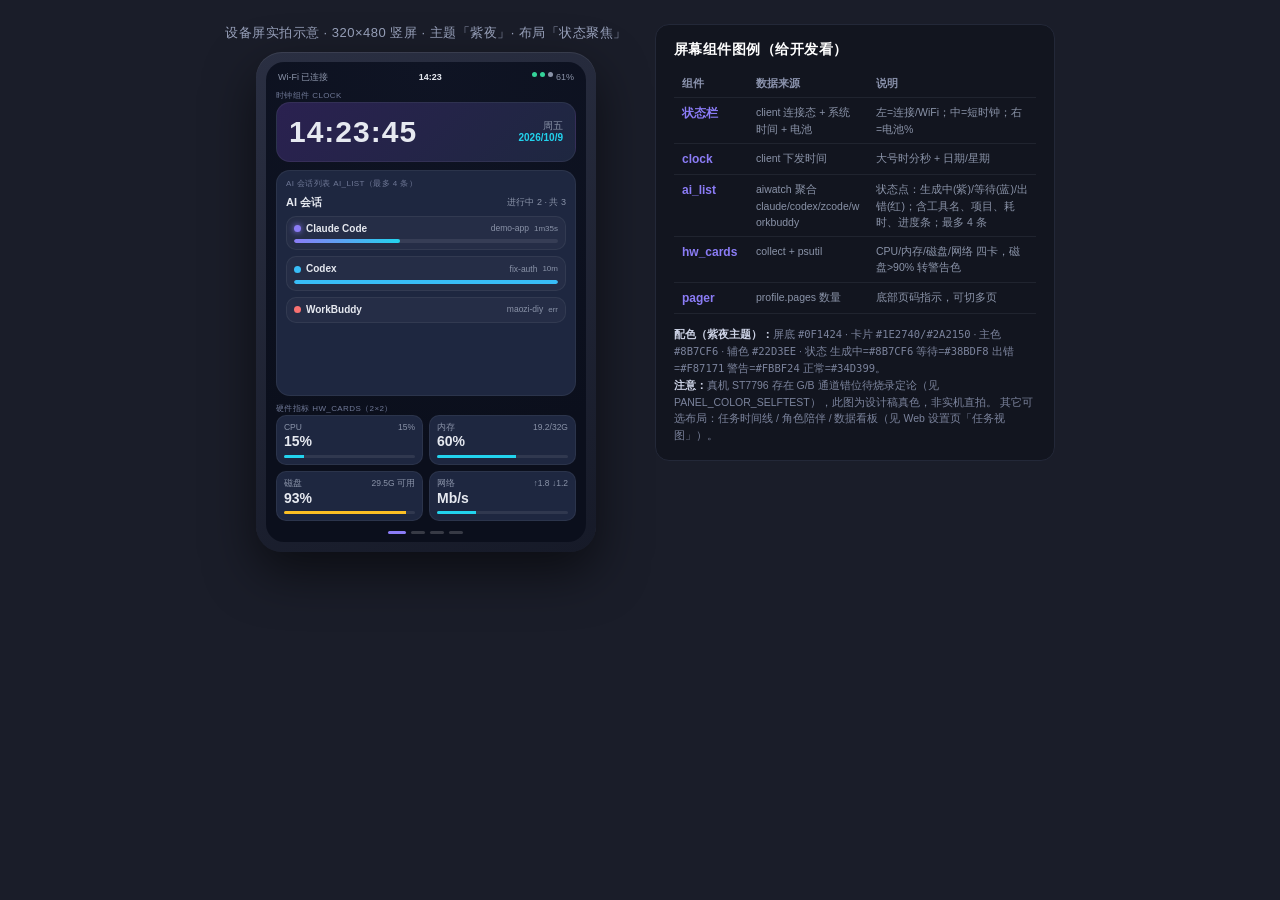
<file: docs/screen-ui-sample.html>
<!DOCTYPE html>
<html lang="zh-CN">
<head>
<meta charset="UTF-8">
<title>maozi-diy 设备屏 UI 示例（紫夜主题 · 状态聚焦布局）</title>
<style>
  :root{
    --bg:#0F1424; --bg2:#0B0F1C; --card:#1E2740; --card2:#2A2150;
    --edge:rgba(255,255,255,.06);
    --accent:#8B7CF6; --accent2:#22D3EE;
    --text:#E6E9F0; --sub:#8A93A8;
    --ok:#34D399; --warn:#FBBF24; --err:#F87171; --info:#38BDF8;
  }
  *{box-sizing:border-box;margin:0;padding:0}
  body{
    background:#1a1d29; color:#cfd4e2; font-family:"PingFang SC","Microsoft YaHei",sans-serif;
    display:flex; gap:28px; justify-content:center; align-items:flex-start;
    padding:24px; flex-wrap:wrap;
  }
  .stage{display:flex; flex-direction:column; align-items:center; gap:10px}
  .cap{font-size:13px; color:#9aa3bd; letter-spacing:.5px}

  /* 设备外壳 */
  .phone{
    width:340px; padding:10px; border-radius:26px;
    background:linear-gradient(160deg,#2a2f42,#161a28);
    box-shadow:0 20px 50px rgba(0,0,0,.55), inset 0 1px 0 rgba(255,255,255,.08);
  }
  /* 屏幕 320x480 */
  .screen{
    width:320px; height:480px; border-radius:18px; overflow:hidden;
    background:radial-gradient(120% 80% at 50% 0%, var(--bg) 0%, var(--bg2) 100%);
    display:flex; flex-direction:column; position:relative;
    padding:10px 10px 8px; gap:8px; color:var(--text);
    font-size:11px; line-height:1.25;
  }
  .tag{font-size:8px; color:#6f7896; letter-spacing:.4px; margin-bottom:1px; text-transform:uppercase}

  /* 状态栏 */
  .statusbar{display:flex; justify-content:space-between; align-items:center; font-size:9px; color:var(--sub); padding:0 2px}
  .statusbar .mid{color:var(--text); font-weight:600}
  .dots{display:flex; gap:3px}
  .dots i{width:5px;height:5px;border-radius:50%;background:var(--sub);display:inline-block}
  .dots i.on{background:var(--ok)}

  /* 时钟卡 */
  .clock{
    background:linear-gradient(135deg,var(--card2),var(--card));
    border:1px solid var(--edge); border-radius:14px; padding:10px 12px;
    display:flex; justify-content:space-between; align-items:center;
  }
  .clock .t{font-size:30px; font-weight:700; letter-spacing:1px; font-variant-numeric:tabular-nums}
  .clock .d{font-size:10px; color:var(--sub); text-align:right}
  .clock .d b{color:var(--accent2); font-weight:600}

  /* AI 会话区 */
  .ai{background:var(--card); border:1px solid var(--edge); border-radius:14px; padding:8px 9px; flex:1; display:flex; flex-direction:column; gap:6px; min-height:0}
  .ai .head{display:flex; justify-content:space-between; align-items:center}
  .ai .head .h{font-size:11px; font-weight:700}
  .ai .head .cnt{font-size:9px; color:var(--sub)}
  .sess{background:rgba(255,255,255,.03); border:1px solid var(--edge); border-radius:10px; padding:6px 7px; display:flex; flex-direction:column; gap:4px}
  .sess .row1{display:flex; align-items:center; gap:5px}
  .st{width:7px;height:7px;border-radius:50%;flex:none}
  .st.gen{background:var(--accent); box-shadow:0 0 6px var(--accent)}
  .st.wait{background:var(--info)}
  .st.err{background:var(--err)}
  .tool{font-size:10px; font-weight:600}
  .proj{font-size:8.5px; color:var(--sub); margin-left:auto}
  .elapsed{font-size:8px; color:var(--sub)}
  .bar{height:4px; border-radius:3px; background:rgba(255,255,255,.08); overflow:hidden}
  .bar i{display:block; height:100%; border-radius:3px; background:linear-gradient(90deg,var(--accent),var(--accent2))}

  /* 硬件卡片 2x2 */
  .hw{display:grid; grid-template-columns:1fr 1fr; gap:6px}
  .metric{background:var(--card); border:1px solid var(--edge); border-radius:10px; padding:6px 7px}
  .metric .lbl{font-size:8.5px; color:var(--sub); display:flex; justify-content:space-between}
  .metric .val{font-size:14px; font-weight:700; margin-top:1px; font-variant-numeric:tabular-nums}
  .metric .mini{height:3px; border-radius:2px; background:rgba(255,255,255,.08); margin-top:4px; overflow:hidden}
  .metric .mini i{display:block; height:100%; background:var(--accent2)}

  /* 底部分页 */
  .pager{display:flex; justify-content:center; gap:5px; padding-top:2px}
  .pager i{width:14px;height:3px;border-radius:2px;background:rgba(255,255,255,.18)}
  .pager i.on{background:var(--accent); width:18px}

  /* 图例 */
  .legend{width:400px; background:#12151f; border:1px solid #232838; border-radius:14px; padding:16px 18px; font-size:12px; color:#c2c8da}
  .legend h3{font-size:14px; color:#fff; margin-bottom:10px; letter-spacing:.5px}
  .legend table{width:100%; border-collapse:collapse; table-layout:fixed}
  .legend th,.legend td{text-align:left; padding:6px 8px; border-bottom:1px solid #20242f; vertical-align:top; line-height:1.55; word-break:break-word}
  .legend th{color:#8b93ad; font-weight:600; font-size:10.5px}
  .legend col.c1{width:74px} .legend col.c2{width:120px}
  .legend td.n{color:var(--accent); font-weight:600; white-space:nowrap}
  .legend td.s{color:var(--sub); font-size:10.5px}
  .legend .note{margin-top:12px; font-size:10.5px; color:#7b839c; line-height:1.6}
  .legend .note b{color:#cdd3e6}
</style>
</head>
<body>
  <div class="stage">
    <div class="cap">设备屏实拍示意 · 320×480 竖屏 · 主题「紫夜」· 布局「状态聚焦」</div>
    <div class="phone">
      <div class="screen">
        <div class="statusbar">
          <span>Wi-Fi 已连接</span>
          <span class="mid">14:23</span>
          <span class="dots"><i class="on"></i><i class="on"></i><i></i> 61%</span>
        </div>

        <div>
          <div class="tag">时钟组件 clock</div>
          <div class="clock">
            <div class="t">14:23:45</div>
            <div class="d">周五<br><b>2026/10/9</b></div>
          </div>
        </div>

        <div class="ai">
          <div class="tag">AI 会话列表 ai_list（最多 4 条）</div>
          <div class="head"><span class="h">AI 会话</span><span class="cnt">进行中 2 · 共 3</span></div>

          <div class="sess">
            <div class="row1">
              <span class="st gen"></span><span class="tool">Claude Code</span>
              <span class="proj">demo-app</span><span class="elapsed">1m35s</span>
            </div>
            <div class="bar"><i style="width:40%"></i></div>
          </div>

          <div class="sess">
            <div class="row1">
              <span class="st wait"></span><span class="tool">Codex</span>
              <span class="proj">fix-auth</span><span class="elapsed">10m</span>
            </div>
            <div class="bar"><i style="width:100%; background:var(--info)"></i></div>
          </div>

          <div class="sess">
            <div class="row1">
              <span class="st err"></span><span class="tool">WorkBuddy</span>
              <span class="proj">maozi-diy</span><span class="elapsed">err</span>
            </div>
          </div>
        </div>

        <div>
          <div class="tag">硬件指标 hw_cards（2×2）</div>
          <div class="hw">
            <div class="metric"><div class="lbl"><span>CPU</span><span>15%</span></div><div class="val">15%</div><div class="mini"><i style="width:15%"></i></div></div>
            <div class="metric"><div class="lbl"><span>内存</span><span>19.2/32G</span></div><div class="val">60%</div><div class="mini"><i style="width:60%"></i></div></div>
            <div class="metric"><div class="lbl"><span>磁盘</span><span>29.5G 可用</span></div><div class="val">93%</div><div class="mini"><i style="width:93%; background:var(--warn)"></i></div></div>
            <div class="metric"><div class="lbl"><span>网络</span><span>↑1.8 ↓1.2</span></div><div class="val">Mb/s</div><div class="mini"><i style="width:30%"></i></div></div>
          </div>
        </div>

        <div class="pager"><i class="on"></i><i></i><i></i><i></i></div>
      </div>
    </div>
  </div>

  <div class="legend">
    <h3>屏幕组件图例（给开发看）</h3>
    <table>
      <colgroup><col class="c1"><col class="c2"><col></colgroup>
      <tr><th>组件</th><th>数据来源</th><th>说明</th></tr>
      <tr><td class="n">状态栏</td><td class="s">client 连接态 + 系统时间 + 电池</td><td class="s">左=连接/WiFi；中=短时钟；右=电池%</td></tr>
      <tr><td class="n">clock</td><td class="s">client 下发时间</td><td class="s">大号时分秒 + 日期/星期</td></tr>
      <tr><td class="n">ai_list</td><td class="s">aiwatch 聚合 claude/codex/zcode/workbuddy</td><td class="s">状态点：生成中(紫)/等待(蓝)/出错(红)；含工具名、项目、耗时、进度条；最多 4 条</td></tr>
      <tr><td class="n">hw_cards</td><td class="s">collect + psutil</td><td class="s">CPU/内存/磁盘/网络 四卡，磁盘&gt;90% 转警告色</td></tr>
      <tr><td class="n">pager</td><td class="s">profile.pages 数量</td><td class="s">底部页码指示，可切多页</td></tr>
    </table>
    <div class="note">
      <b>配色（紫夜主题）：</b>屏底 <code>#0F1424</code> · 卡片 <code>#1E2740/#2A2150</code> · 主色 <code>#8B7CF6</code> · 辅色 <code>#22D3EE</code> ·
      状态 生成中=<code>#8B7CF6</code> 等待=<code>#38BDF8</code> 出错=<code>#F87171</code> 警告=<code>#FBBF24</code> 正常=<code>#34D399</code>。<br>
      <b>注意：</b>真机 ST7796 存在 G/B 通道错位待烧录定论（见 PANEL_COLOR_SELFTEST），此图为设计稿真色，非实机直拍。
      其它可选布局：任务时间线 / 角色陪伴 / 数据看板（见 Web 设置页「任务视图」）。
    </div>
  </div>
</body>
</html>
</file>
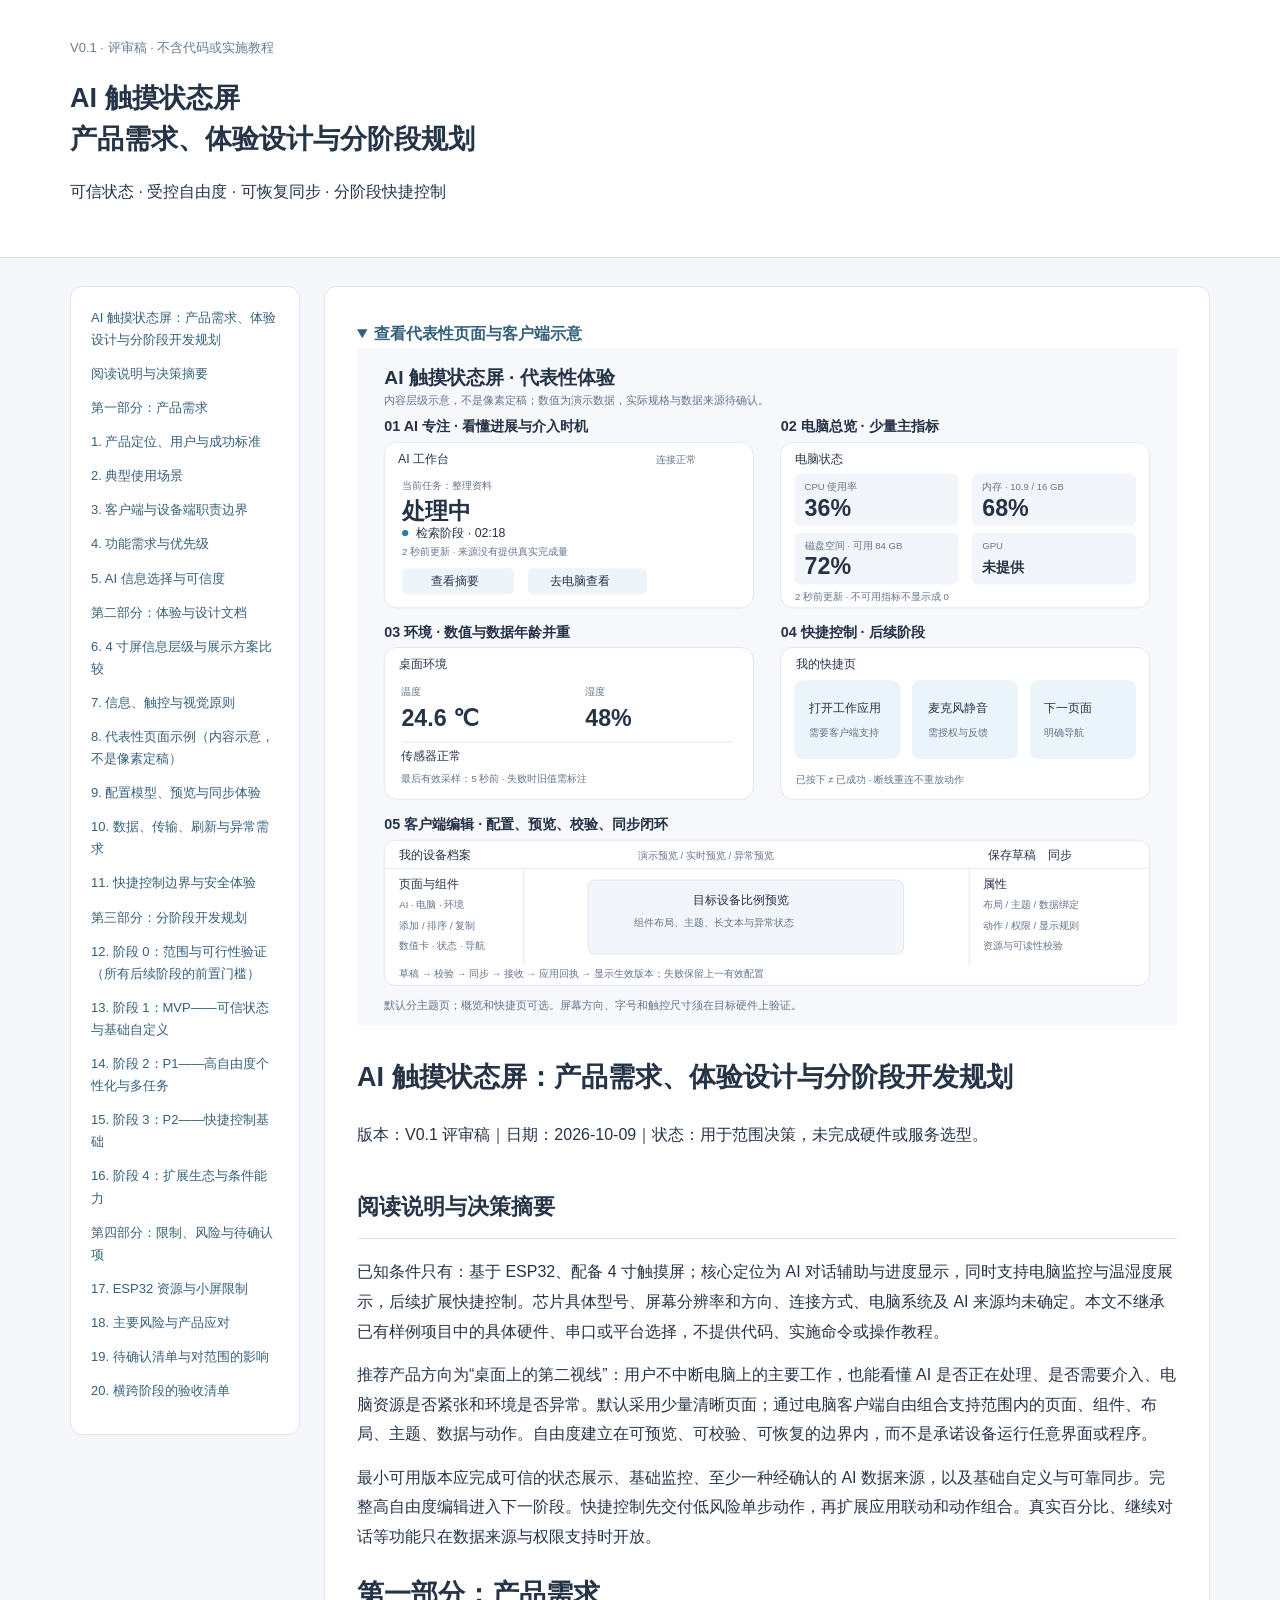
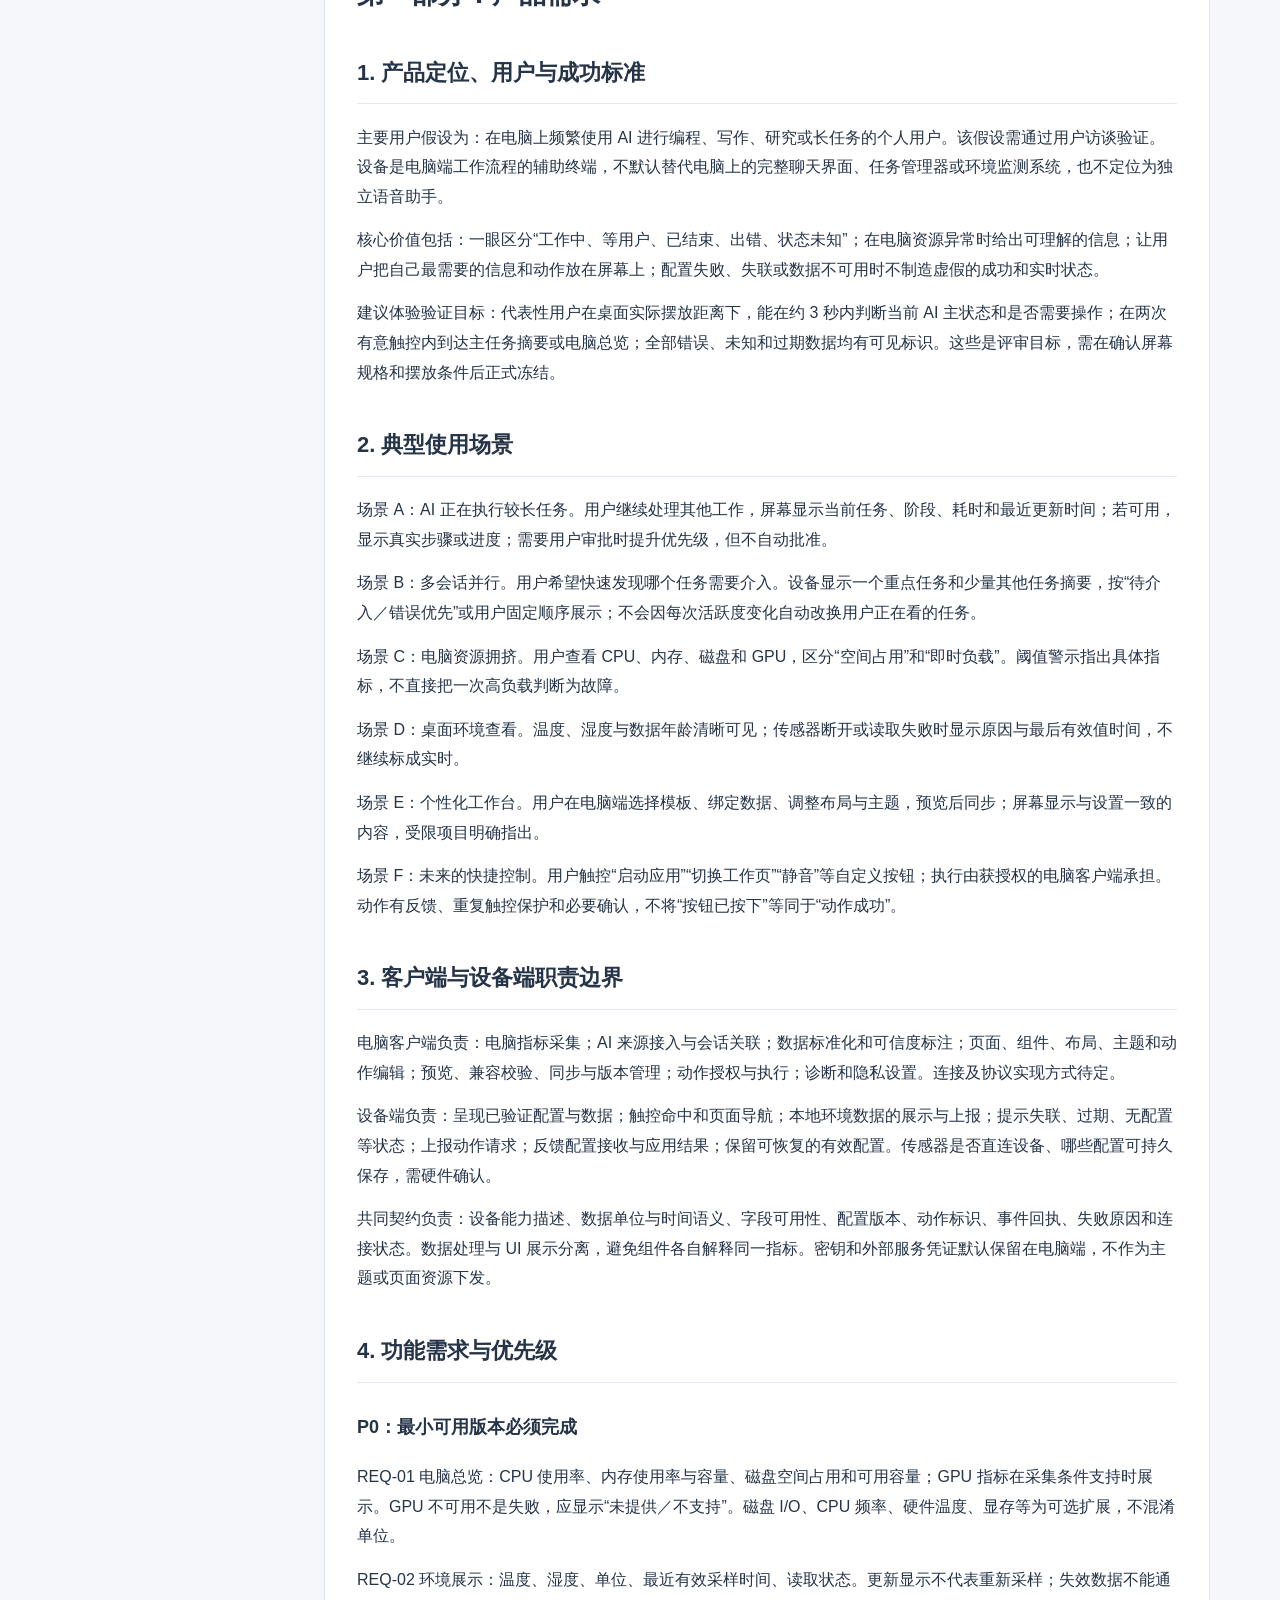
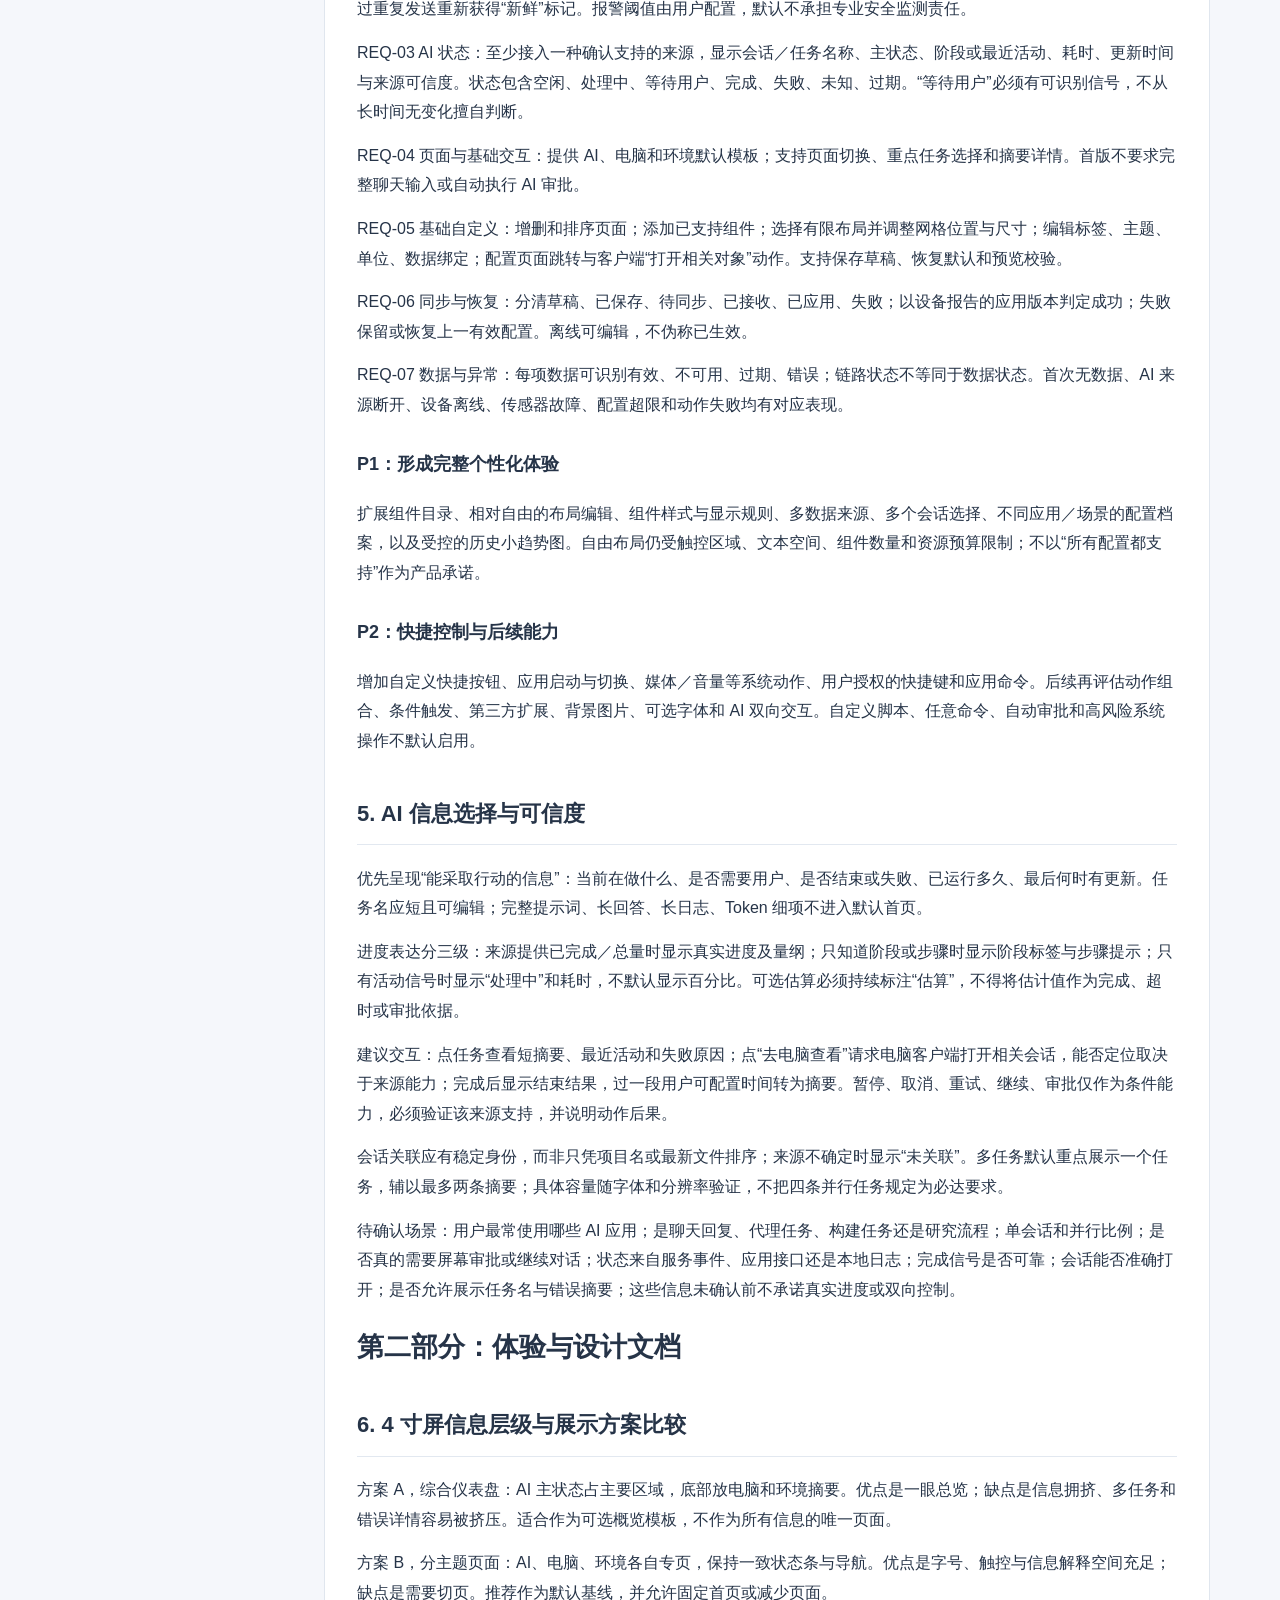
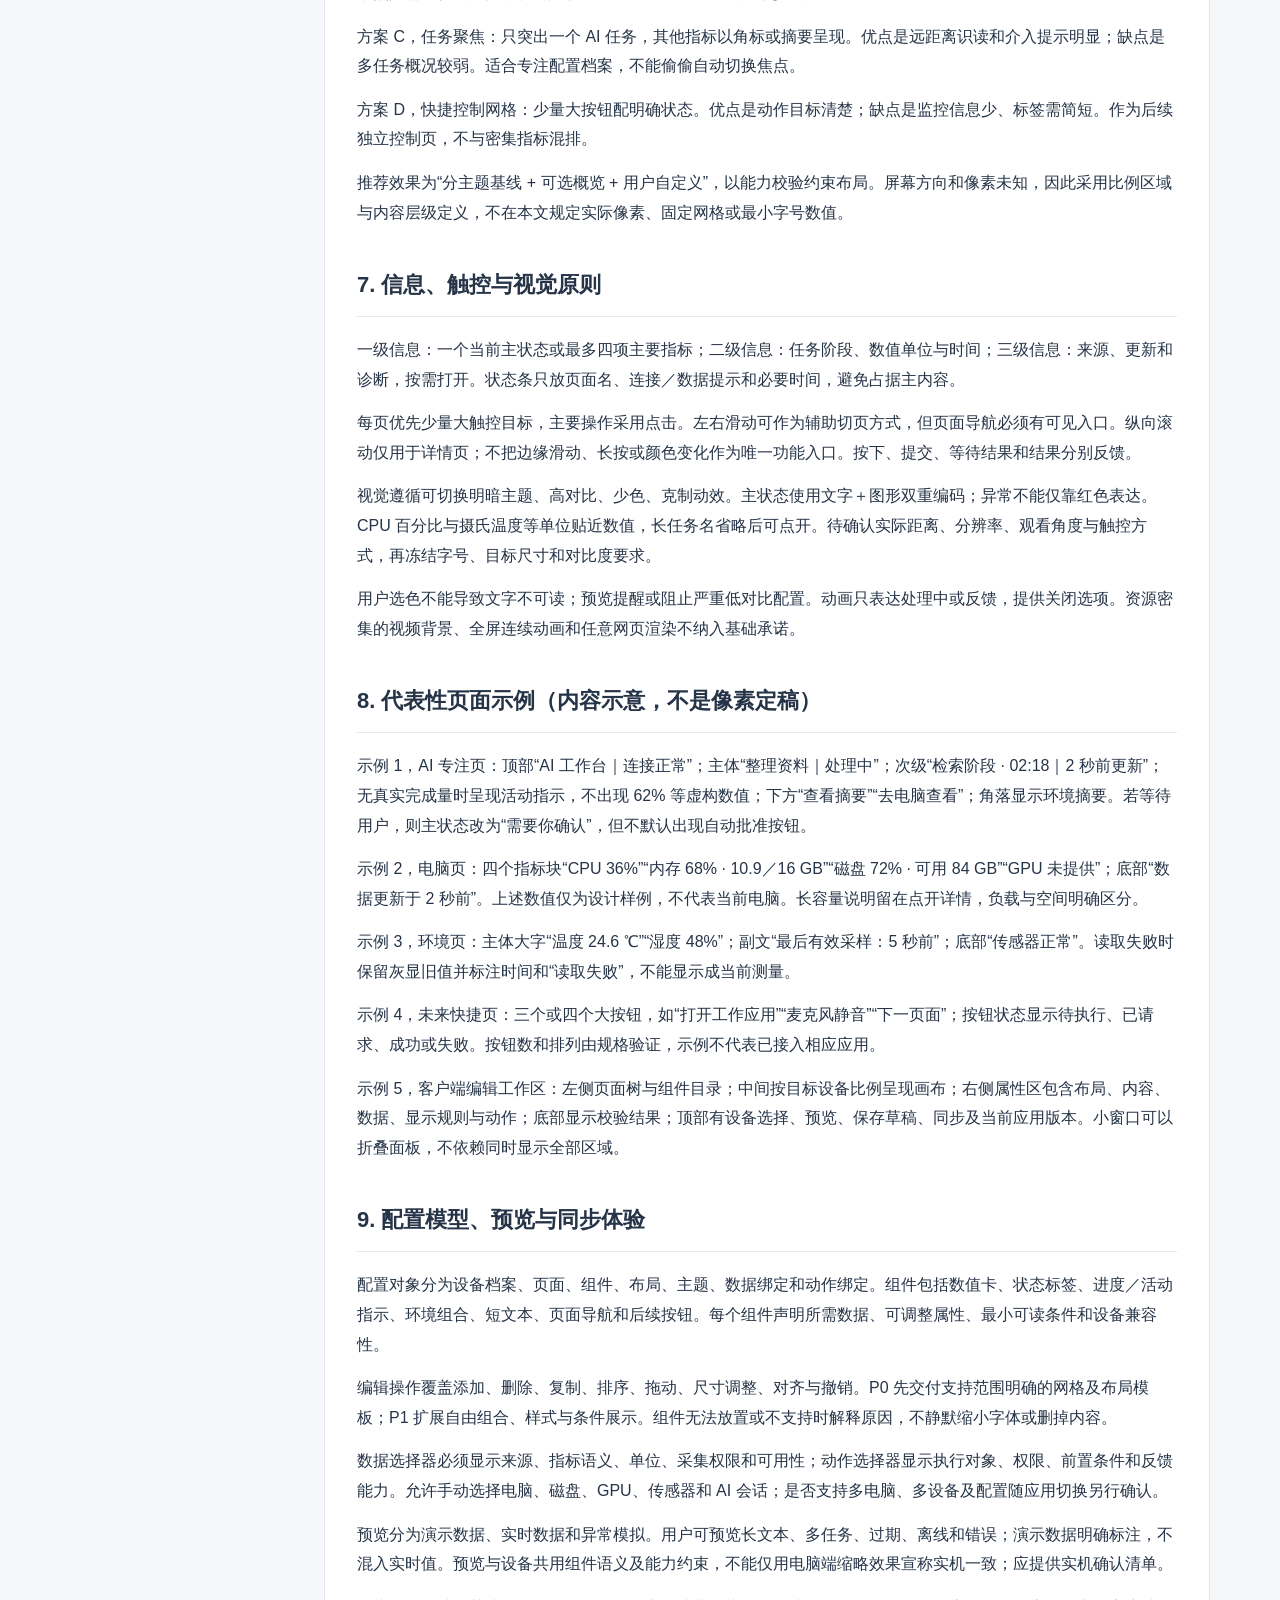
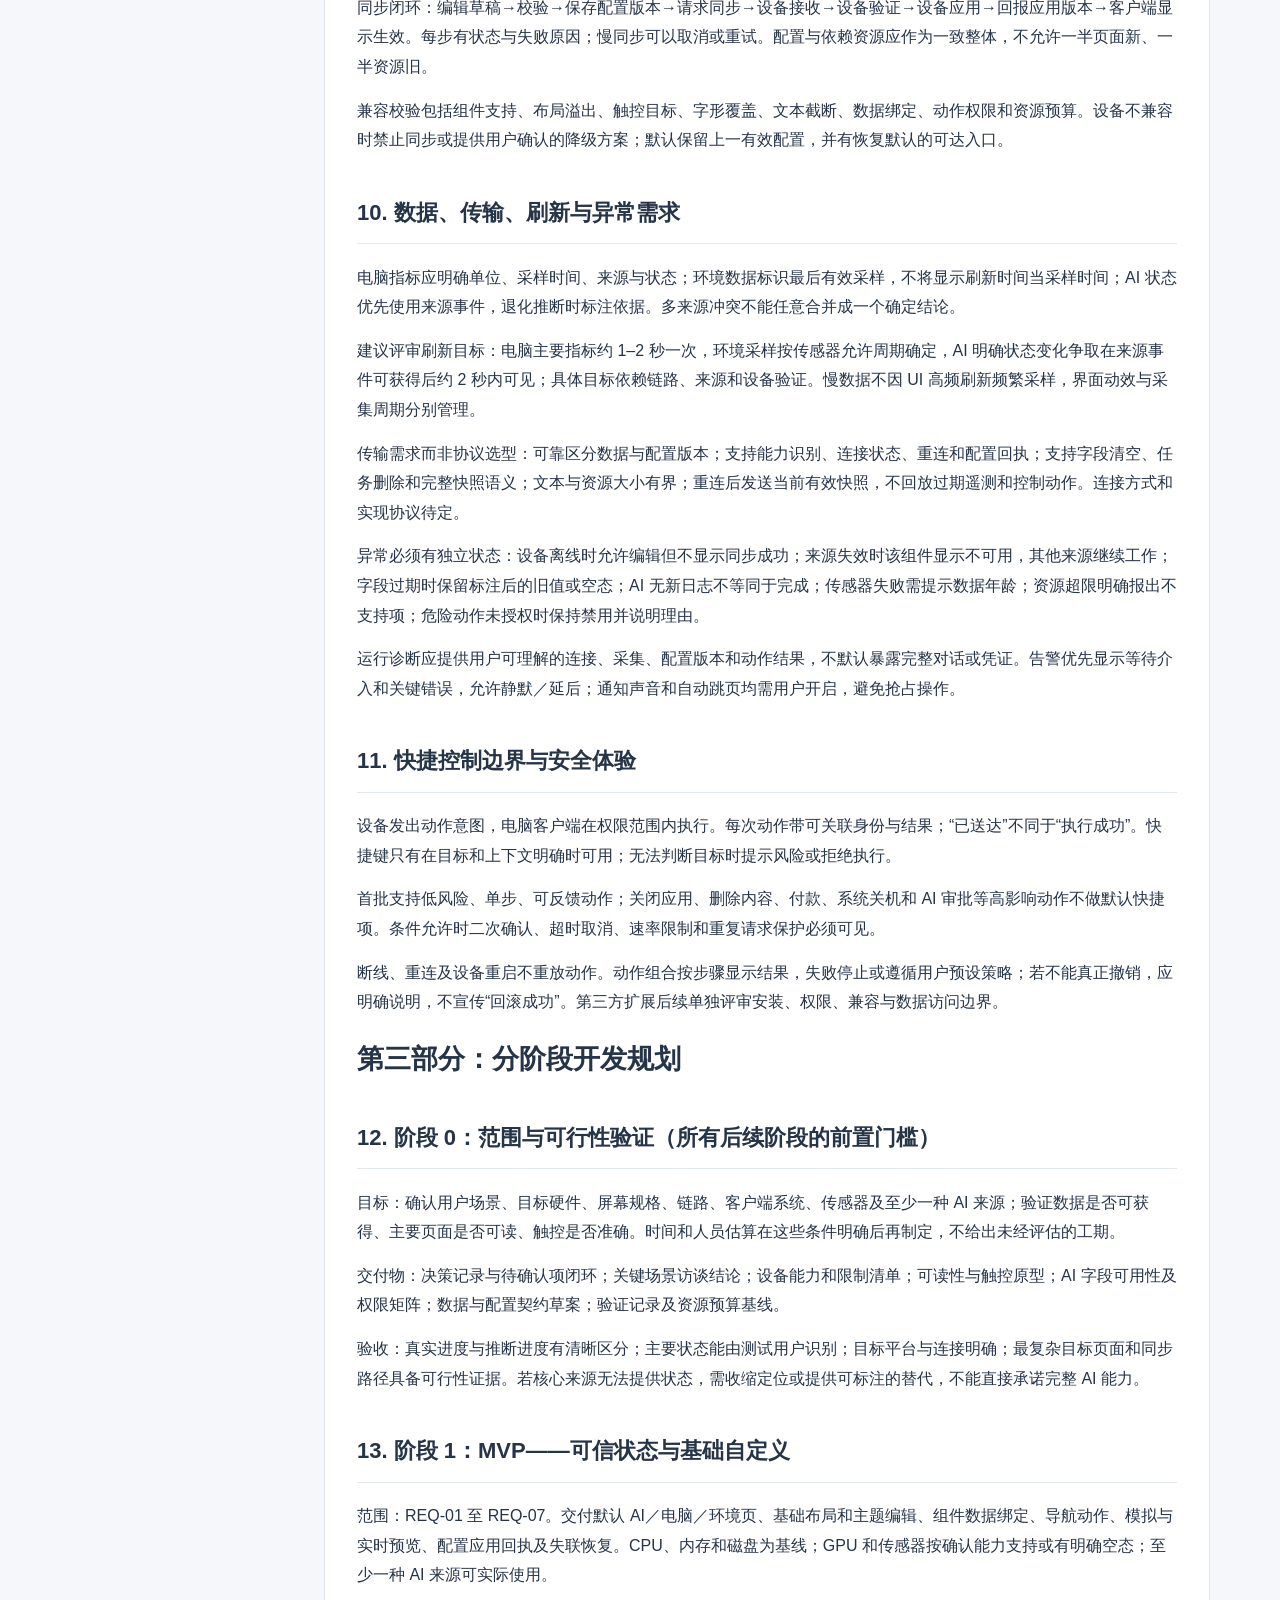
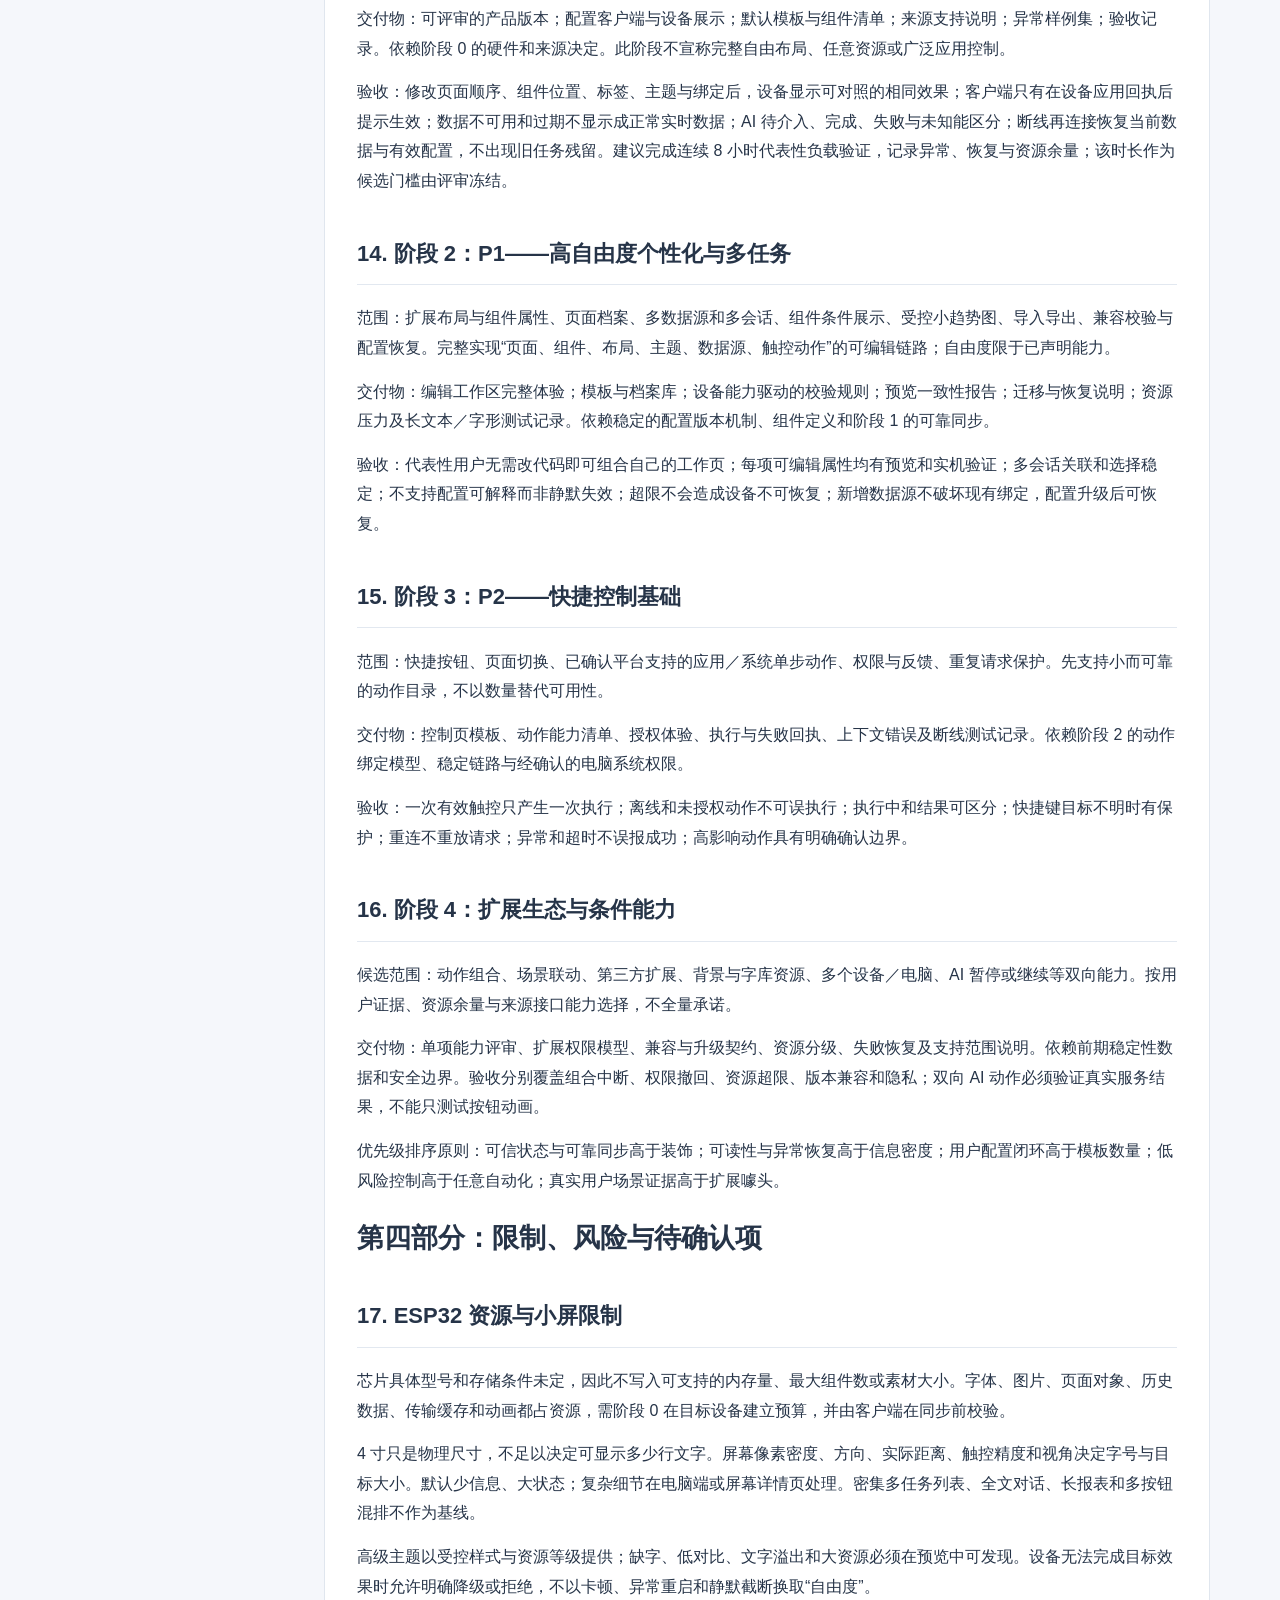
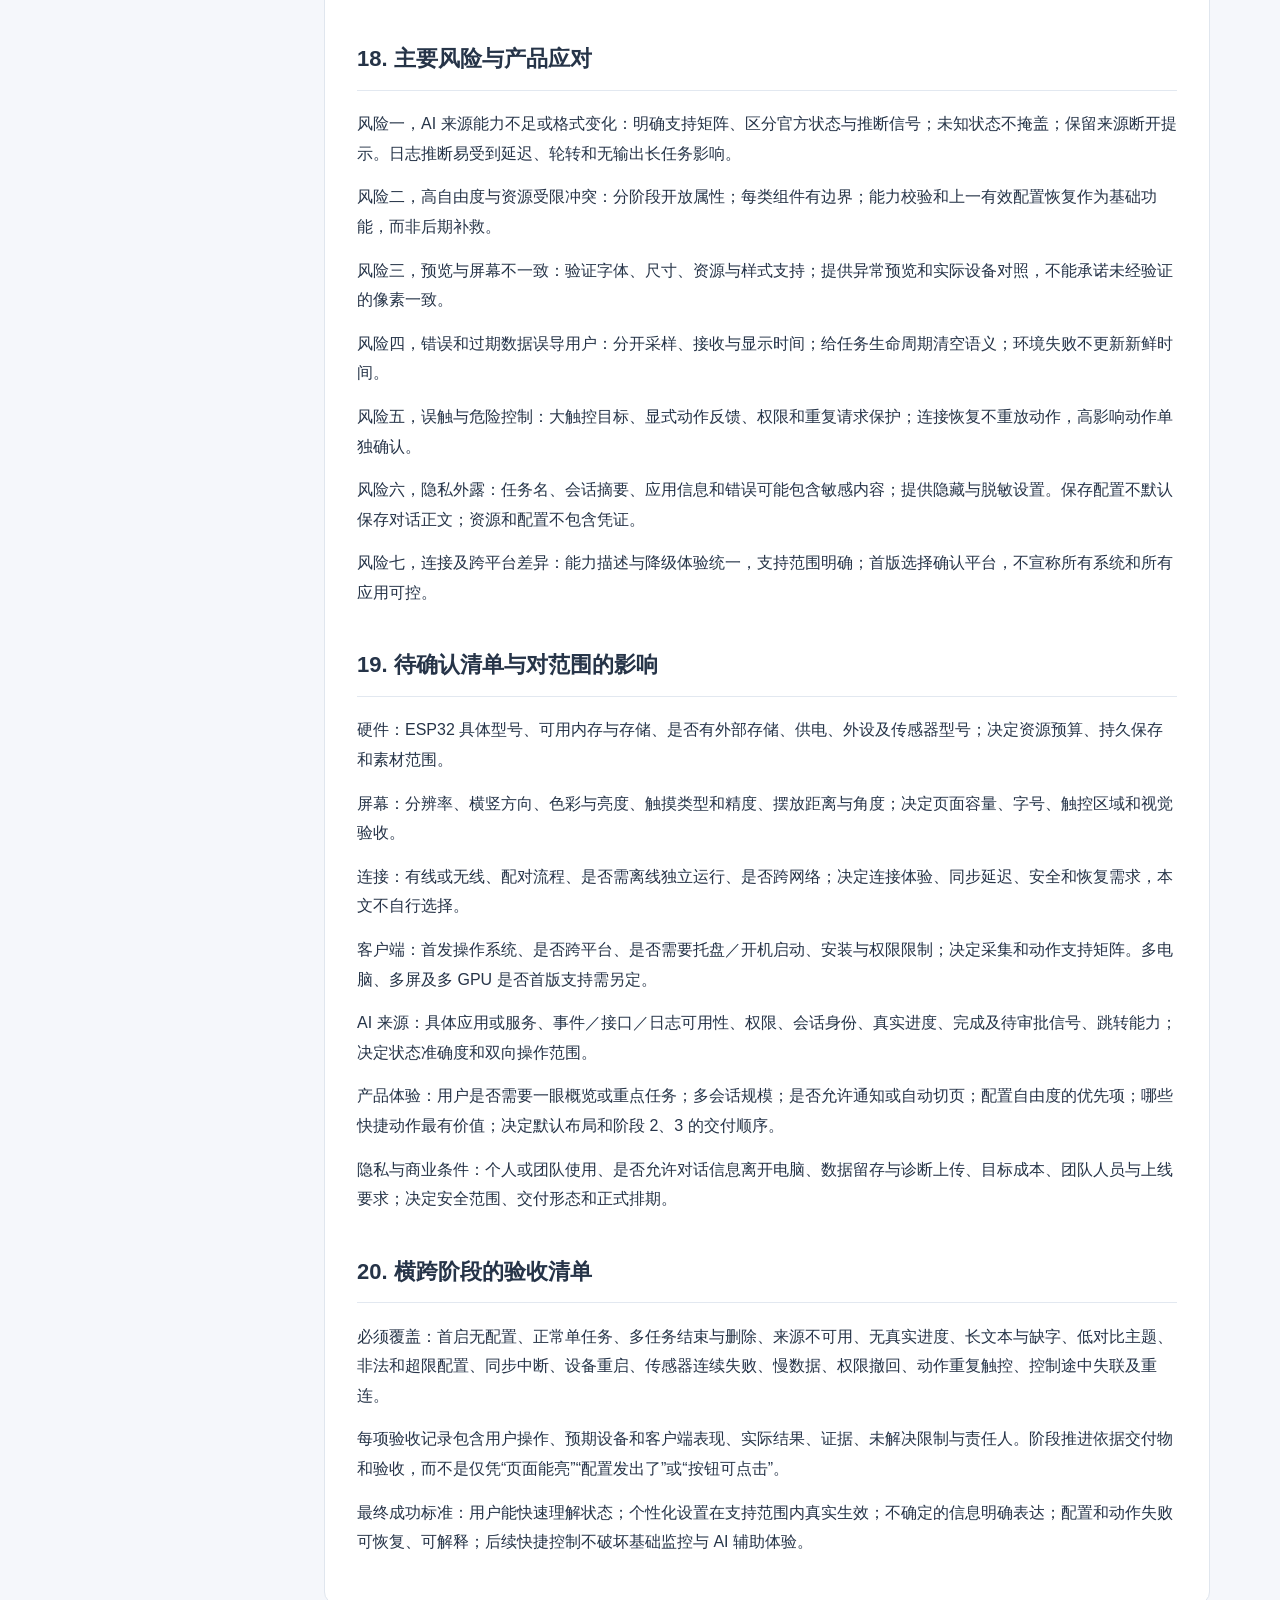
<file: outputs/AI触摸状态屏_产品需求与设计规划.html>
<!doctype html><html lang="zh-CN"><meta charset="utf-8"><meta name="viewport" content="width=device-width,initial-scale=1"><title>AI触摸状态屏 · 产品需求与设计规划</title><style>body{margin:0;background:#f5f7fb;color:#263448;font:16px/1.85 Arial,sans-serif}header{padding:36px max(24px,calc((100vw - 1140px)/2));background:#fff;border-bottom:1px solid #dce3ec}main{max-width:1140px;margin:28px auto;display:grid;grid-template-columns:230px 1fr;gap:24px;padding:0 20px}nav{background:#fff;padding:20px;border:1px solid #e0e6ee;border-radius:12px;align-self:start}nav a{display:block;font-size:13px;line-height:1.7;margin-bottom:12px;color:#35607a;text-decoration:none}article{background:#fff;padding:32px;border:1px solid #e0e6ee;border-radius:12px;min-width:0}h1{font-size:27px;line-height:1.5}h2{font-size:22px;border-bottom:1px solid #e2e8f0;padding-bottom:10px;margin-top:38px}h3{font-size:18px;margin-top:28px}p{margin:14px 0}img{width:100%;height:auto}summary{cursor:pointer;font-weight:bold;color:#35607a}a{color:#35607a}.tag{font-size:13px;color:#687b90}@media(max-width:850px){main{display:block}nav{margin-bottom:20px}article{padding:22px}}@media print{nav,header{display:none}main{display:block;margin:0;padding:0}article{border:0;padding:0}details{display:none}}</style><header><div class="tag">V0.1 · 评审稿 · 不含代码或实施教程</div><h1>AI 触摸状态屏<br>产品需求、体验设计与分阶段规划</h1><p>可信状态 · 受控自由度 · 可恢复同步 · 分阶段快捷控制</p></header><main><nav><a href="#s1">AI 触摸状态屏：产品需求、体验设计与分阶段开发规划</a><a href="#s2">阅读说明与决策摘要</a><a href="#s3">第一部分：产品需求</a><a href="#s4">1. 产品定位、用户与成功标准</a><a href="#s5">2. 典型使用场景</a><a href="#s6">3. 客户端与设备端职责边界</a><a href="#s7">4. 功能需求与优先级</a><a href="#s11">5. AI 信息选择与可信度</a><a href="#s12">第二部分：体验与设计文档</a><a href="#s13">6. 4 寸屏信息层级与展示方案比较</a><a href="#s14">7. 信息、触控与视觉原则</a><a href="#s15">8. 代表性页面示例（内容示意，不是像素定稿）</a><a href="#s16">9. 配置模型、预览与同步体验</a><a href="#s17">10. 数据、传输、刷新与异常需求</a><a href="#s18">11. 快捷控制边界与安全体验</a><a href="#s19">第三部分：分阶段开发规划</a><a href="#s20">12. 阶段 0：范围与可行性验证（所有后续阶段的前置门槛）</a><a href="#s21">13. 阶段 1：MVP——可信状态与基础自定义</a><a href="#s22">14. 阶段 2：P1——高自由度个性化与多任务</a><a href="#s23">15. 阶段 3：P2——快捷控制基础</a><a href="#s24">16. 阶段 4：扩展生态与条件能力</a><a href="#s25">第四部分：限制、风险与待确认项</a><a href="#s26">17. ESP32 资源与小屏限制</a><a href="#s27">18. 主要风险与产品应对</a><a href="#s28">19. 待确认清单与对范围的影响</a><a href="#s29">20. 横跨阶段的验收清单</a></nav><article><details open><summary>查看代表性页面与客户端示意</summary><img src="AI触摸状态屏_页面示意.svg" alt="AI、电脑、环境、快捷页与配置客户端示意"></details><h1 id="s1">AI 触摸状态屏：产品需求、体验设计与分阶段开发规划</h1><p>版本：V0.1 评审稿｜日期：2026-10-09｜状态：用于范围决策，未完成硬件或服务选型。</p><h2 id="s2">阅读说明与决策摘要</h2><p>已知条件只有：基于 ESP32、配备 4 寸触摸屏；核心定位为 AI 对话辅助与进度显示，同时支持电脑监控与温湿度展示，后续扩展快捷控制。芯片具体型号、屏幕分辨率和方向、连接方式、电脑系统及 AI 来源均未确定。本文不继承已有样例项目中的具体硬件、串口或平台选择，不提供代码、实施命令或操作教程。</p><p>推荐产品方向为“桌面上的第二视线”：用户不中断电脑上的主要工作，也能看懂 AI 是否正在处理、是否需要介入、电脑资源是否紧张和环境是否异常。默认采用少量清晰页面；通过电脑客户端自由组合支持范围内的页面、组件、布局、主题、数据与动作。自由度建立在可预览、可校验、可恢复的边界内，而不是承诺设备运行任意界面或程序。</p><p>最小可用版本应完成可信的状态展示、基础监控、至少一种经确认的 AI 数据来源，以及基础自定义与可靠同步。完整高自由度编辑进入下一阶段。快捷控制先交付低风险单步动作，再扩展应用联动和动作组合。真实百分比、继续对话等功能只在数据来源与权限支持时开放。</p><h1 id="s3">第一部分：产品需求</h1><h2 id="s4">1. 产品定位、用户与成功标准</h2><p>主要用户假设为：在电脑上频繁使用 AI 进行编程、写作、研究或长任务的个人用户。该假设需通过用户访谈验证。设备是电脑端工作流程的辅助终端，不默认替代电脑上的完整聊天界面、任务管理器或环境监测系统，也不定位为独立语音助手。</p><p>核心价值包括：一眼区分“工作中、等用户、已结束、出错、状态未知”；在电脑资源异常时给出可理解的信息；让用户把自己最需要的信息和动作放在屏幕上；配置失败、失联或数据不可用时不制造虚假的成功和实时状态。</p><p>建议体验验证目标：代表性用户在桌面实际摆放距离下，能在约 3 秒内判断当前 AI 主状态和是否需要操作；在两次有意触控内到达主任务摘要或电脑总览；全部错误、未知和过期数据均有可见标识。这些是评审目标，需在确认屏幕规格和摆放条件后正式冻结。</p><h2 id="s5">2. 典型使用场景</h2><p>场景 A：AI 正在执行较长任务。用户继续处理其他工作，屏幕显示当前任务、阶段、耗时和最近更新时间；若可用，显示真实步骤或进度；需要用户审批时提升优先级，但不自动批准。</p><p>场景 B：多会话并行。用户希望快速发现哪个任务需要介入。设备显示一个重点任务和少量其他任务摘要，按“待介入／错误优先”或用户固定顺序展示；不会因每次活跃度变化自动改换用户正在看的任务。</p><p>场景 C：电脑资源拥挤。用户查看 CPU、内存、磁盘和 GPU，区分“空间占用”和“即时负载”。阈值警示指出具体指标，不直接把一次高负载判断为故障。</p><p>场景 D：桌面环境查看。温度、湿度与数据年龄清晰可见；传感器断开或读取失败时显示原因与最后有效值时间，不继续标成实时。</p><p>场景 E：个性化工作台。用户在电脑端选择模板、绑定数据、调整布局与主题，预览后同步；屏幕显示与设置一致的内容，受限项目明确指出。</p><p>场景 F：未来的快捷控制。用户触控“启动应用”“切换工作页”“静音”等自定义按钮；执行由获授权的电脑客户端承担。动作有反馈、重复触控保护和必要确认，不将“按钮已按下”等同于“动作成功”。</p><h2 id="s6">3. 客户端与设备端职责边界</h2><p>电脑客户端负责：电脑指标采集；AI 来源接入与会话关联；数据标准化和可信度标注；页面、组件、布局、主题和动作编辑；预览、兼容校验、同步与版本管理；动作授权与执行；诊断和隐私设置。连接及协议实现方式待定。</p><p>设备端负责：呈现已验证配置与数据；触控命中和页面导航；本地环境数据的展示与上报；提示失联、过期、无配置等状态；上报动作请求；反馈配置接收与应用结果；保留可恢复的有效配置。传感器是否直连设备、哪些配置可持久保存，需硬件确认。</p><p>共同契约负责：设备能力描述、数据单位与时间语义、字段可用性、配置版本、动作标识、事件回执、失败原因和连接状态。数据处理与 UI 展示分离，避免组件各自解释同一指标。密钥和外部服务凭证默认保留在电脑端，不作为主题或页面资源下发。</p><h2 id="s7">4. 功能需求与优先级</h2><h3 id="s8">P0：最小可用版本必须完成</h3><p>REQ-01 电脑总览：CPU 使用率、内存使用率与容量、磁盘空间占用和可用容量；GPU 指标在采集条件支持时展示。GPU 不可用不是失败，应显示“未提供／不支持”。磁盘 I/O、CPU 频率、硬件温度、显存等为可选扩展，不混淆单位。</p><p>REQ-02 环境展示：温度、湿度、单位、最近有效采样时间、读取状态。更新显示不代表重新采样；失效数据不能通过重复发送重新获得“新鲜”标记。报警阈值由用户配置，默认不承担专业安全监测责任。</p><p>REQ-03 AI 状态：至少接入一种确认支持的来源，显示会话／任务名称、主状态、阶段或最近活动、耗时、更新时间与来源可信度。状态包含空闲、处理中、等待用户、完成、失败、未知、过期。“等待用户”必须有可识别信号，不从长时间无变化擅自判断。</p><p>REQ-04 页面与基础交互：提供 AI、电脑和环境默认模板；支持页面切换、重点任务选择和摘要详情。首版不要求完整聊天输入或自动执行 AI 审批。</p><p>REQ-05 基础自定义：增删和排序页面；添加已支持组件；选择有限布局并调整网格位置与尺寸；编辑标签、主题、单位、数据绑定；配置页面跳转与客户端“打开相关对象”动作。支持保存草稿、恢复默认和预览校验。</p><p>REQ-06 同步与恢复：分清草稿、已保存、待同步、已接收、已应用、失败；以设备报告的应用版本判定成功；失败保留或恢复上一有效配置。离线可编辑，不伪称已生效。</p><p>REQ-07 数据与异常：每项数据可识别有效、不可用、过期、错误；链路状态不等同于数据状态。首次无数据、AI 来源断开、设备离线、传感器故障、配置超限和动作失败均有对应表现。</p><h3 id="s9">P1：形成完整个性化体验</h3><p>扩展组件目录、相对自由的布局编辑、组件样式与显示规则、多数据来源、多个会话选择、不同应用／场景的配置档案，以及受控的历史小趋势图。自由布局仍受触控区域、文本空间、组件数量和资源预算限制；不以“所有配置都支持”作为产品承诺。</p><h3 id="s10">P2：快捷控制与后续能力</h3><p>增加自定义快捷按钮、应用启动与切换、媒体／音量等系统动作、用户授权的快捷键和应用命令。后续再评估动作组合、条件触发、第三方扩展、背景图片、可选字体和 AI 双向交互。自定义脚本、任意命令、自动审批和高风险系统操作不默认启用。</p><h2 id="s11">5. AI 信息选择与可信度</h2><p>优先呈现“能采取行动的信息”：当前在做什么、是否需要用户、是否结束或失败、已运行多久、最后何时有更新。任务名应短且可编辑；完整提示词、长回答、长日志、Token 细项不进入默认首页。</p><p>进度表达分三级：来源提供已完成／总量时显示真实进度及量纲；只知道阶段或步骤时显示阶段标签与步骤提示；只有活动信号时显示“处理中”和耗时，不默认显示百分比。可选估算必须持续标注“估算”，不得将估计值作为完成、超时或审批依据。</p><p>建议交互：点任务查看短摘要、最近活动和失败原因；点“去电脑查看”请求电脑客户端打开相关会话，能否定位取决于来源能力；完成后显示结束结果，过一段用户可配置时间转为摘要。暂停、取消、重试、继续、审批仅作为条件能力，必须验证该来源支持，并说明动作后果。</p><p>会话关联应有稳定身份，而非只凭项目名或最新文件排序；来源不确定时显示“未关联”。多任务默认重点展示一个任务，辅以最多两条摘要；具体容量随字体和分辨率验证，不把四条并行任务规定为必达要求。</p><p>待确认场景：用户最常使用哪些 AI 应用；是聊天回复、代理任务、构建任务还是研究流程；单会话和并行比例；是否真的需要屏幕审批或继续对话；状态来自服务事件、应用接口还是本地日志；完成信号是否可靠；会话能否准确打开；是否允许展示任务名与错误摘要；这些信息未确认前不承诺真实进度或双向控制。</p><h1 id="s12">第二部分：体验与设计文档</h1><h2 id="s13">6. 4 寸屏信息层级与展示方案比较</h2><p>方案 A，综合仪表盘：AI 主状态占主要区域，底部放电脑和环境摘要。优点是一眼总览；缺点是信息拥挤、多任务和错误详情容易被挤压。适合作为可选概览模板，不作为所有信息的唯一页面。</p><p>方案 B，分主题页面：AI、电脑、环境各自专页，保持一致状态条与导航。优点是字号、触控与信息解释空间充足；缺点是需要切页。推荐作为默认基线，并允许固定首页或减少页面。</p><p>方案 C，任务聚焦：只突出一个 AI 任务，其他指标以角标或摘要呈现。优点是远距离识读和介入提示明显；缺点是多任务概况较弱。适合专注配置档案，不能偷偷自动切换焦点。</p><p>方案 D，快捷控制网格：少量大按钮配明确状态。优点是动作目标清楚；缺点是监控信息少、标签需简短。作为后续独立控制页，不与密集指标混排。</p><p>推荐效果为“分主题基线 + 可选概览 + 用户自定义”，以能力校验约束布局。屏幕方向和像素未知，因此采用比例区域与内容层级定义，不在本文规定实际像素、固定网格或最小字号数值。</p><h2 id="s14">7. 信息、触控与视觉原则</h2><p>一级信息：一个当前主状态或最多四项主要指标；二级信息：任务阶段、数值单位与时间；三级信息：来源、更新和诊断，按需打开。状态条只放页面名、连接／数据提示和必要时间，避免占据主内容。</p><p>每页优先少量大触控目标，主要操作采用点击。左右滑动可作为辅助切页方式，但页面导航必须有可见入口。纵向滚动仅用于详情页；不把边缘滑动、长按或颜色变化作为唯一功能入口。按下、提交、等待结果和结果分别反馈。</p><p>视觉遵循可切换明暗主题、高对比、少色、克制动效。主状态使用文字＋图形双重编码；异常不能仅靠红色表达。CPU 百分比与摄氏温度等单位贴近数值，长任务名省略后可点开。待确认实际距离、分辨率、观看角度与触控方式，再冻结字号、目标尺寸和对比度要求。</p><p>用户选色不能导致文字不可读；预览提醒或阻止严重低对比配置。动画只表达处理中或反馈，提供关闭选项。资源密集的视频背景、全屏连续动画和任意网页渲染不纳入基础承诺。</p><h2 id="s15">8. 代表性页面示例（内容示意，不是像素定稿）</h2><p>示例 1，AI 专注页：顶部“AI 工作台｜连接正常”；主体“整理资料｜处理中”；次级“检索阶段 · 02:18｜2 秒前更新”；无真实完成量时呈现活动指示，不出现 62% 等虚构数值；下方“查看摘要”“去电脑查看”；角落显示环境摘要。若等待用户，则主状态改为“需要你确认”，但不默认出现自动批准按钮。</p><p>示例 2，电脑页：四个指标块“CPU 36%”“内存 68% · 10.9／16 GB”“磁盘 72% · 可用 84 GB”“GPU 未提供”；底部“数据更新于 2 秒前”。上述数值仅为设计样例，不代表当前电脑。长容量说明留在点开详情，负载与空间明确区分。</p><p>示例 3，环境页：主体大字“温度 24.6 ℃”“湿度 48%”；副文“最后有效采样：5 秒前”；底部“传感器正常”。读取失败时保留灰显旧值并标注时间和“读取失败”，不能显示成当前测量。</p><p>示例 4，未来快捷页：三个或四个大按钮，如“打开工作应用”“麦克风静音”“下一页面”；按钮状态显示待执行、已请求、成功或失败。按钮数和排列由规格验证，示例不代表已接入相应应用。</p><p>示例 5，客户端编辑工作区：左侧页面树与组件目录；中间按目标设备比例呈现画布；右侧属性区包含布局、内容、数据、显示规则与动作；底部显示校验结果；顶部有设备选择、预览、保存草稿、同步及当前应用版本。小窗口可以折叠面板，不依赖同时显示全部区域。</p><h2 id="s16">9. 配置模型、预览与同步体验</h2><p>配置对象分为设备档案、页面、组件、布局、主题、数据绑定和动作绑定。组件包括数值卡、状态标签、进度／活动指示、环境组合、短文本、页面导航和后续按钮。每个组件声明所需数据、可调整属性、最小可读条件和设备兼容性。</p><p>编辑操作覆盖添加、删除、复制、排序、拖动、尺寸调整、对齐与撤销。P0 先交付支持范围明确的网格及布局模板；P1 扩展自由组合、样式与条件展示。组件无法放置或不支持时解释原因，不静默缩小字体或删掉内容。</p><p>数据选择器必须显示来源、指标语义、单位、采集权限和可用性；动作选择器显示执行对象、权限、前置条件和反馈能力。允许手动选择电脑、磁盘、GPU、传感器和 AI 会话；是否支持多电脑、多设备及配置随应用切换另行确认。</p><p>预览分为演示数据、实时数据和异常模拟。用户可预览长文本、多任务、过期、离线和错误；演示数据明确标注，不混入实时值。预览与设备共用组件语义及能力约束，不能仅用电脑端缩略效果宣称实机一致；应提供实机确认清单。</p><p>同步闭环：编辑草稿→校验→保存配置版本→请求同步→设备接收→设备验证→设备应用→回报应用版本→客户端显示生效。每步有状态与失败原因；慢同步可以取消或重试。配置与依赖资源应作为一致整体，不允许一半页面新、一半资源旧。</p><p>兼容校验包括组件支持、布局溢出、触控目标、字形覆盖、文本截断、数据绑定、动作权限和资源预算。设备不兼容时禁止同步或提供用户确认的降级方案；默认保留上一有效配置，并有恢复默认的可达入口。</p><h2 id="s17">10. 数据、传输、刷新与异常需求</h2><p>电脑指标应明确单位、采样时间、来源与状态；环境数据标识最后有效采样，不将显示刷新时间当采样时间；AI 状态优先使用来源事件，退化推断时标注依据。多来源冲突不能任意合并成一个确定结论。</p><p>建议评审刷新目标：电脑主要指标约 1–2 秒一次，环境采样按传感器允许周期确定，AI 明确状态变化争取在来源事件可获得后约 2 秒内可见；具体目标依赖链路、来源和设备验证。慢数据不因 UI 高频刷新频繁采样，界面动效与采集周期分别管理。</p><p>传输需求而非协议选型：可靠区分数据与配置版本；支持能力识别、连接状态、重连和配置回执；支持字段清空、任务删除和完整快照语义；文本与资源大小有界；重连后发送当前有效快照，不回放过期遥测和控制动作。连接方式和实现协议待定。</p><p>异常必须有独立状态：设备离线时允许编辑但不显示同步成功；来源失效时该组件显示不可用，其他来源继续工作；字段过期时保留标注后的旧值或空态；AI 无新日志不等同于完成；传感器失败需提示数据年龄；资源超限明确报出不支持项；危险动作未授权时保持禁用并说明理由。</p><p>运行诊断应提供用户可理解的连接、采集、配置版本和动作结果，不默认暴露完整对话或凭证。告警优先显示等待介入和关键错误，允许静默／延后；通知声音和自动跳页均需用户开启，避免抢占操作。</p><h2 id="s18">11. 快捷控制边界与安全体验</h2><p>设备发出动作意图，电脑客户端在权限范围内执行。每次动作带可关联身份与结果；“已送达”不同于“执行成功”。快捷键只有在目标和上下文明确时可用；无法判断目标时提示风险或拒绝执行。</p><p>首批支持低风险、单步、可反馈动作；关闭应用、删除内容、付款、系统关机和 AI 审批等高影响动作不做默认快捷项。条件允许时二次确认、超时取消、速率限制和重复请求保护必须可见。</p><p>断线、重连及设备重启不重放动作。动作组合按步骤显示结果，失败停止或遵循用户预设策略；若不能真正撤销，应明确说明，不宣传“回滚成功”。第三方扩展后续单独评审安装、权限、兼容与数据访问边界。</p><h1 id="s19">第三部分：分阶段开发规划</h1><h2 id="s20">12. 阶段 0：范围与可行性验证（所有后续阶段的前置门槛）</h2><p>目标：确认用户场景、目标硬件、屏幕规格、链路、客户端系统、传感器及至少一种 AI 来源；验证数据是否可获得、主要页面是否可读、触控是否准确。时间和人员估算在这些条件明确后再制定，不给出未经评估的工期。</p><p>交付物：决策记录与待确认项闭环；关键场景访谈结论；设备能力和限制清单；可读性与触控原型；AI 字段可用性及权限矩阵；数据与配置契约草案；验证记录及资源预算基线。</p><p>验收：真实进度与推断进度有清晰区分；主要状态能由测试用户识别；目标平台与连接明确；最复杂目标页面和同步路径具备可行性证据。若核心来源无法提供状态，需收缩定位或提供可标注的替代，不能直接承诺完整 AI 能力。</p><h2 id="s21">13. 阶段 1：MVP——可信状态与基础自定义</h2><p>范围：REQ-01 至 REQ-07。交付默认 AI／电脑／环境页、基础布局和主题编辑、组件数据绑定、导航动作、模拟与实时预览、配置应用回执及失联恢复。CPU、内存和磁盘为基线；GPU 和传感器按确认能力支持或有明确空态；至少一种 AI 来源可实际使用。</p><p>交付物：可评审的产品版本；配置客户端与设备展示；默认模板与组件清单；来源支持说明；异常样例集；验收记录。依赖阶段 0 的硬件和来源决定。此阶段不宣称完整自由布局、任意资源或广泛应用控制。</p><p>验收：修改页面顺序、组件位置、标签、主题与绑定后，设备显示可对照的相同效果；客户端只有在设备应用回执后提示生效；数据不可用和过期不显示成正常实时数据；AI 待介入、完成、失败与未知能区分；断线再连接恢复当前数据与有效配置，不出现旧任务残留。建议完成连续 8 小时代表性负载验证，记录异常、恢复与资源余量；该时长作为候选门槛由评审冻结。</p><h2 id="s22">14. 阶段 2：P1——高自由度个性化与多任务</h2><p>范围：扩展布局与组件属性、页面档案、多数据源和多会话、组件条件展示、受控小趋势图、导入导出、兼容校验与配置恢复。完整实现“页面、组件、布局、主题、数据源、触控动作”的可编辑链路；自由度限于已声明能力。</p><p>交付物：编辑工作区完整体验；模板与档案库；设备能力驱动的校验规则；预览一致性报告；迁移与恢复说明；资源压力及长文本／字形测试记录。依赖稳定的配置版本机制、组件定义和阶段 1 的可靠同步。</p><p>验收：代表性用户无需改代码即可组合自己的工作页；每项可编辑属性均有预览和实机验证；多会话关联和选择稳定；不支持配置可解释而非静默失效；超限不会造成设备不可恢复；新增数据源不破坏现有绑定，配置升级后可恢复。</p><h2 id="s23">15. 阶段 3：P2——快捷控制基础</h2><p>范围：快捷按钮、页面切换、已确认平台支持的应用／系统单步动作、权限与反馈、重复请求保护。先支持小而可靠的动作目录，不以数量替代可用性。</p><p>交付物：控制页模板、动作能力清单、授权体验、执行与失败回执、上下文错误及断线测试记录。依赖阶段 2 的动作绑定模型、稳定链路与经确认的电脑系统权限。</p><p>验收：一次有效触控只产生一次执行；离线和未授权动作不可误执行；执行中和结果可区分；快捷键目标不明时有保护；重连不重放请求；异常和超时不误报成功；高影响动作具有明确确认边界。</p><h2 id="s24">16. 阶段 4：扩展生态与条件能力</h2><p>候选范围：动作组合、场景联动、第三方扩展、背景与字库资源、多个设备／电脑、AI 暂停或继续等双向能力。按用户证据、资源余量与来源接口能力选择，不全量承诺。</p><p>交付物：单项能力评审、扩展权限模型、兼容与升级契约、资源分级、失败恢复及支持范围说明。依赖前期稳定性数据和安全边界。验收分别覆盖组合中断、权限撤回、资源超限、版本兼容和隐私；双向 AI 动作必须验证真实服务结果，不能只测试按钮动画。</p><p>优先级排序原则：可信状态与可靠同步高于装饰；可读性与异常恢复高于信息密度；用户配置闭环高于模板数量；低风险控制高于任意自动化；真实用户场景证据高于扩展噱头。</p><h1 id="s25">第四部分：限制、风险与待确认项</h1><h2 id="s26">17. ESP32 资源与小屏限制</h2><p>芯片具体型号和存储条件未定，因此不写入可支持的内存量、最大组件数或素材大小。字体、图片、页面对象、历史数据、传输缓存和动画都占资源，需阶段 0 在目标设备建立预算，并由客户端在同步前校验。</p><p>4 寸只是物理尺寸，不足以决定可显示多少行文字。屏幕像素密度、方向、实际距离、触控精度和视角决定字号与目标大小。默认少信息、大状态；复杂细节在电脑端或屏幕详情页处理。密集多任务列表、全文对话、长报表和多按钮混排不作为基线。</p><p>高级主题以受控样式与资源等级提供；缺字、低对比、文字溢出和大资源必须在预览中可发现。设备无法完成目标效果时允许明确降级或拒绝，不以卡顿、异常重启和静默截断换取“自由度”。</p><h2 id="s27">18. 主要风险与产品应对</h2><p>风险一，AI 来源能力不足或格式变化：明确支持矩阵、区分官方状态与推断信号；未知状态不掩盖；保留来源断开提示。日志推断易受到延迟、轮转和无输出长任务影响。</p><p>风险二，高自由度与资源受限冲突：分阶段开放属性；每类组件有边界；能力校验和上一有效配置恢复作为基础功能，而非后期补救。</p><p>风险三，预览与屏幕不一致：验证字体、尺寸、资源与样式支持；提供异常预览和实际设备对照，不能承诺未经验证的像素一致。</p><p>风险四，错误和过期数据误导用户：分开采样、接收与显示时间；给任务生命周期清空语义；环境失败不更新新鲜时间。</p><p>风险五，误触与危险控制：大触控目标、显式动作反馈、权限和重复请求保护；连接恢复不重放动作，高影响动作单独确认。</p><p>风险六，隐私外露：任务名、会话摘要、应用信息和错误可能包含敏感内容；提供隐藏与脱敏设置。保存配置不默认保存对话正文；资源和配置不包含凭证。</p><p>风险七，连接及跨平台差异：能力描述与降级体验统一，支持范围明确；首版选择确认平台，不宣称所有系统和所有应用可控。</p><h2 id="s28">19. 待确认清单与对范围的影响</h2><p>硬件：ESP32 具体型号、可用内存与存储、是否有外部存储、供电、外设及传感器型号；决定资源预算、持久保存和素材范围。</p><p>屏幕：分辨率、横竖方向、色彩与亮度、触摸类型和精度、摆放距离与角度；决定页面容量、字号、触控区域和视觉验收。</p><p>连接：有线或无线、配对流程、是否需离线独立运行、是否跨网络；决定连接体验、同步延迟、安全和恢复需求，本文不自行选择。</p><p>客户端：首发操作系统、是否跨平台、是否需要托盘／开机启动、安装与权限限制；决定采集和动作支持矩阵。多电脑、多屏及多 GPU 是否首版支持需另定。</p><p>AI 来源：具体应用或服务、事件／接口／日志可用性、权限、会话身份、真实进度、完成及待审批信号、跳转能力；决定状态准确度和双向操作范围。</p><p>产品体验：用户是否需要一眼概览或重点任务；多会话规模；是否允许通知或自动切页；配置自由度的优先项；哪些快捷动作最有价值；决定默认布局和阶段 2、3 的交付顺序。</p><p>隐私与商业条件：个人或团队使用、是否允许对话信息离开电脑、数据留存与诊断上传、目标成本、团队人员与上线要求；决定安全范围、交付形态和正式排期。</p><h2 id="s29">20. 横跨阶段的验收清单</h2><p>必须覆盖：首启无配置、正常单任务、多任务结束与删除、来源不可用、无真实进度、长文本与缺字、低对比主题、非法和超限配置、同步中断、设备重启、传感器连续失败、慢数据、权限撤回、动作重复触控、控制途中失联及重连。</p><p>每项验收记录包含用户操作、预期设备和客户端表现、实际结果、证据、未解决限制与责任人。阶段推进依据交付物和验收，而不是仅凭“页面能亮”“配置发出了”或“按钮可点击”。</p><p>最终成功标准：用户能快速理解状态；个性化设置在支持范围内真实生效；不确定的信息明确表达；配置和动作失败可恢复、可解释；后续快捷控制不破坏基础监控与 AI 辅助体验。<br></p></article></main></html>
</file>
